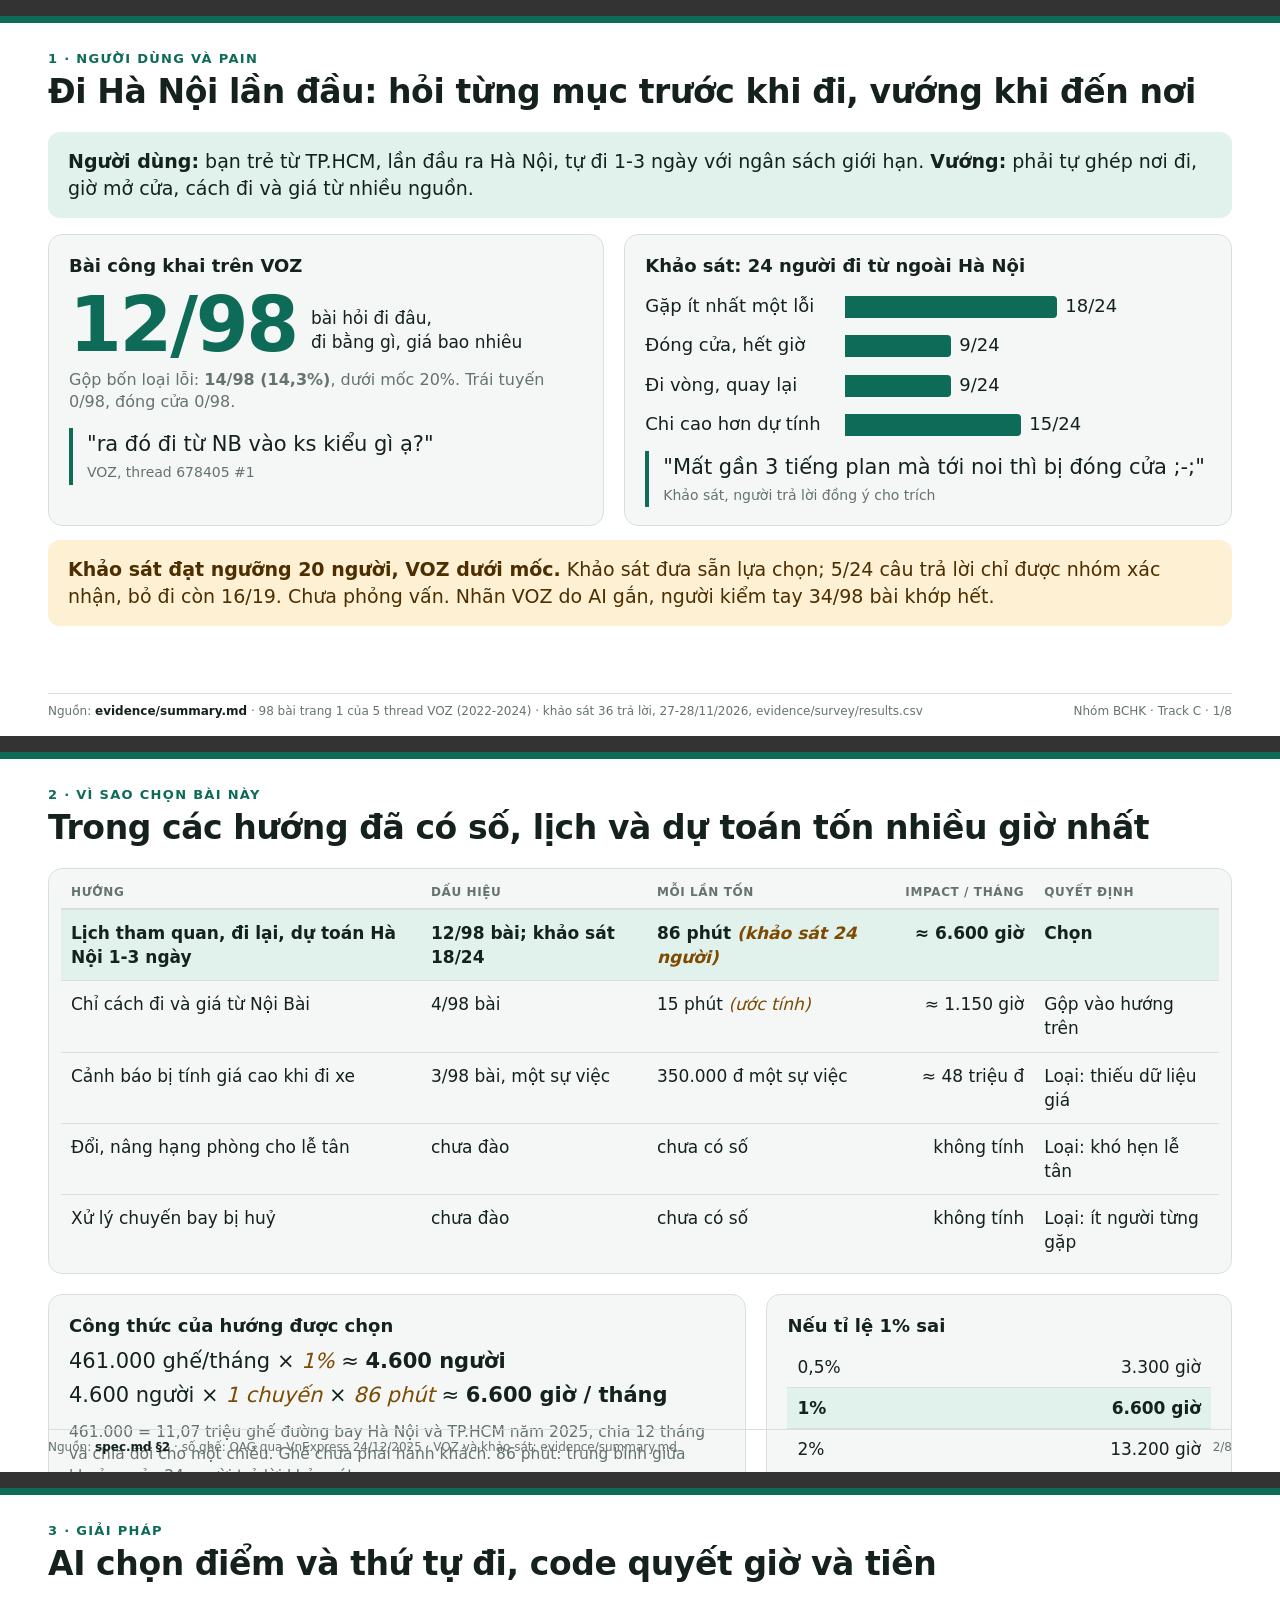
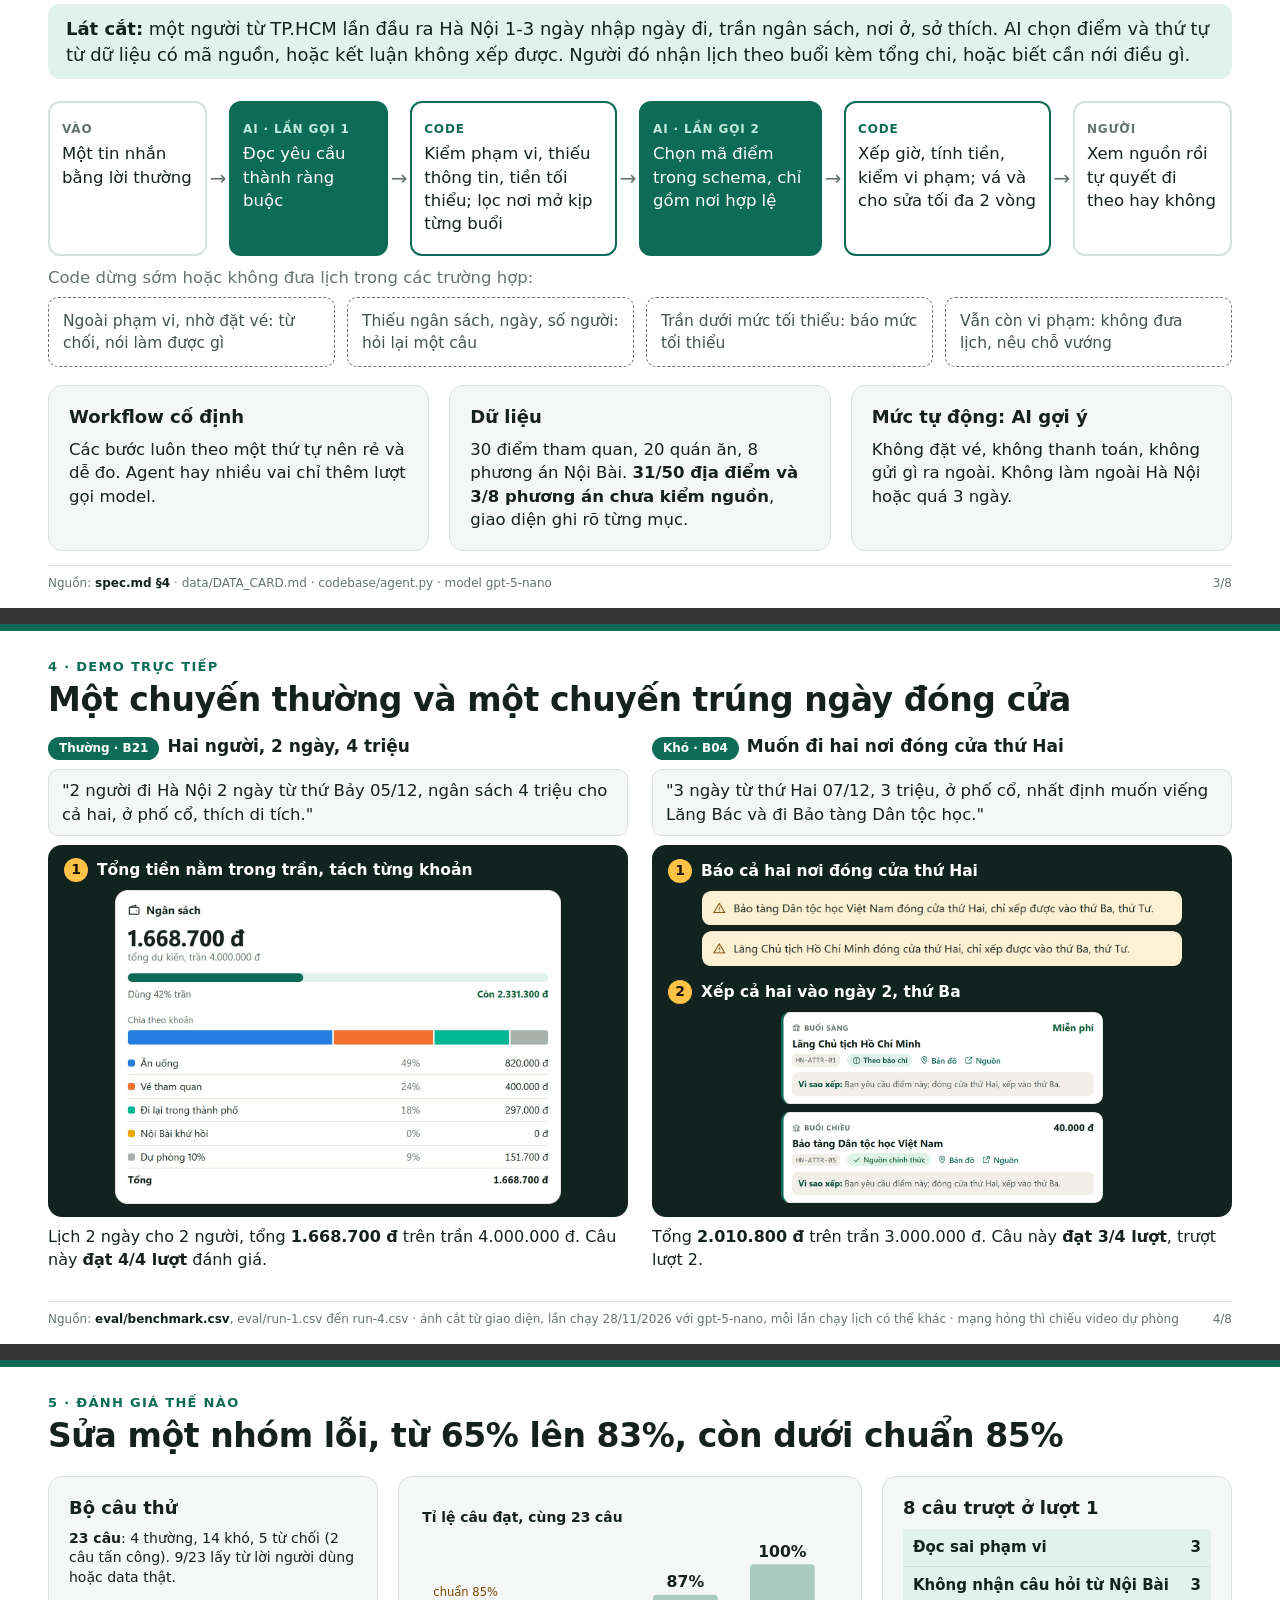
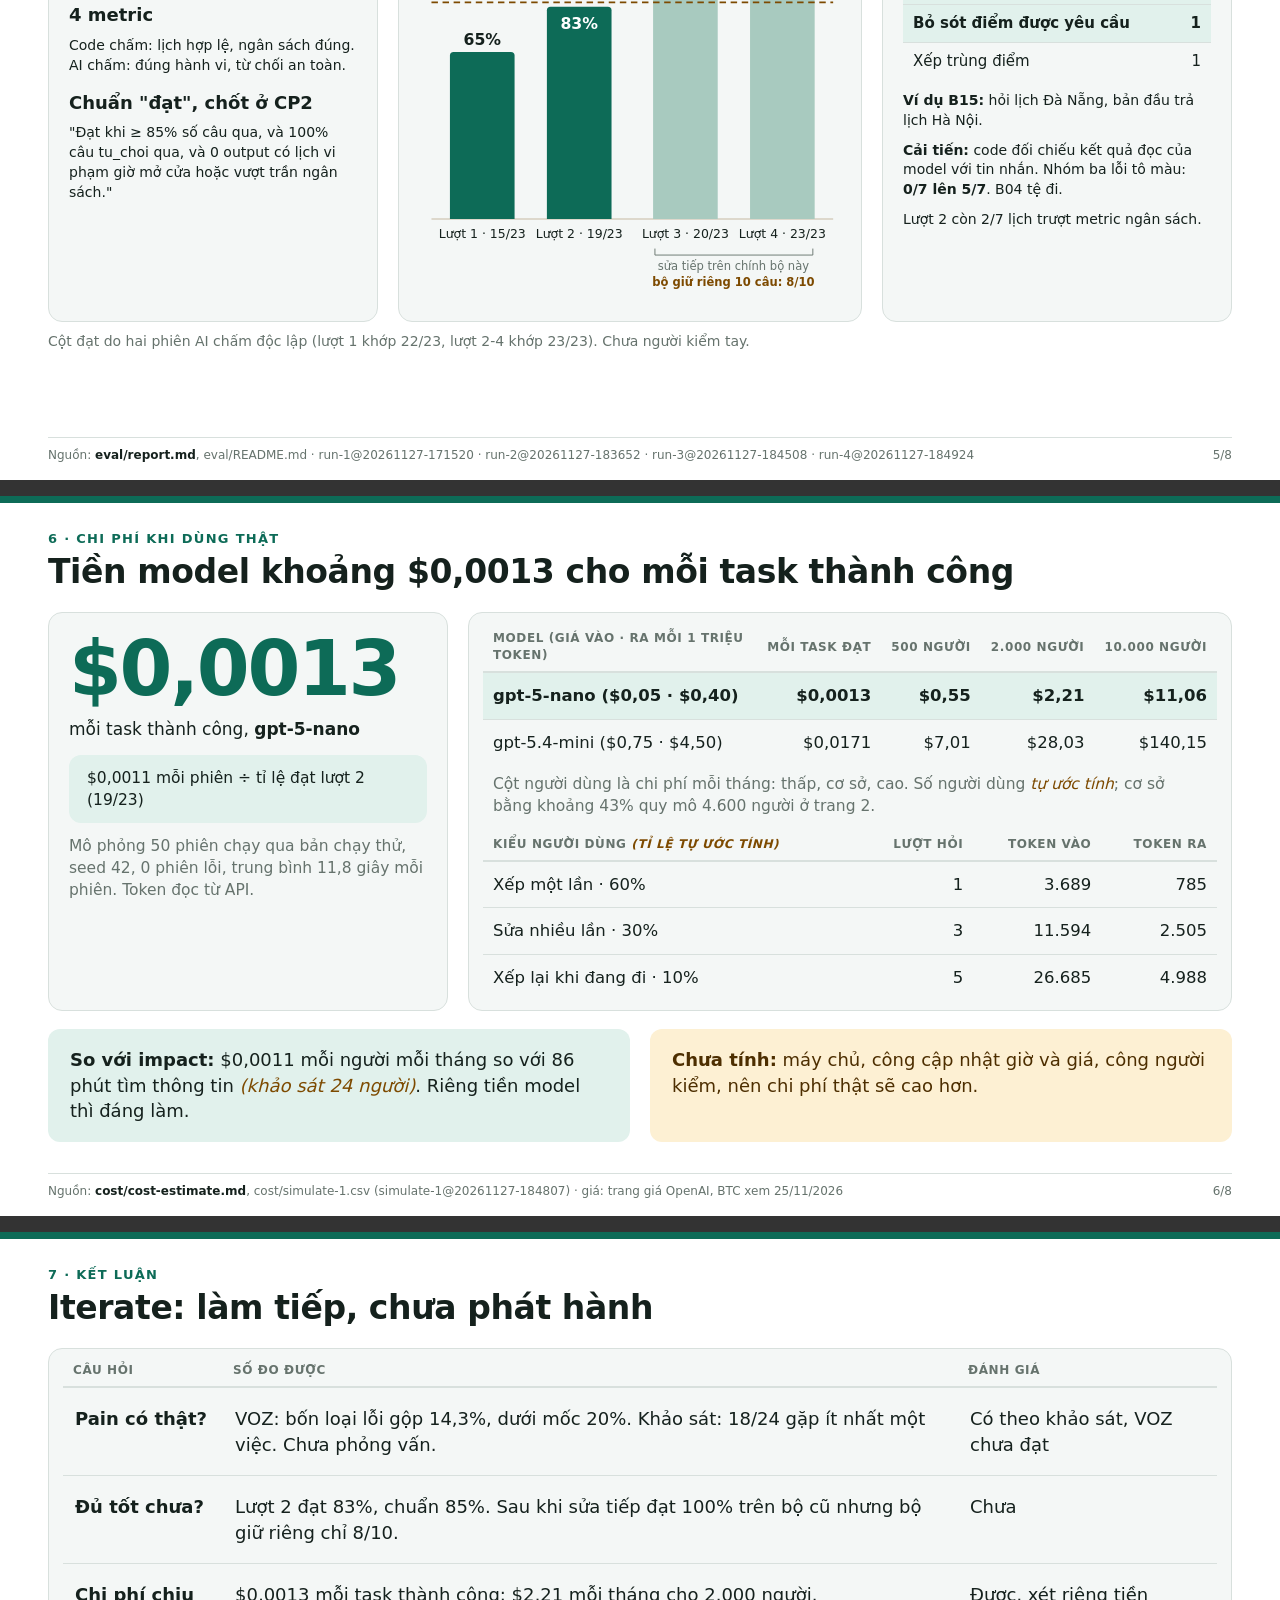
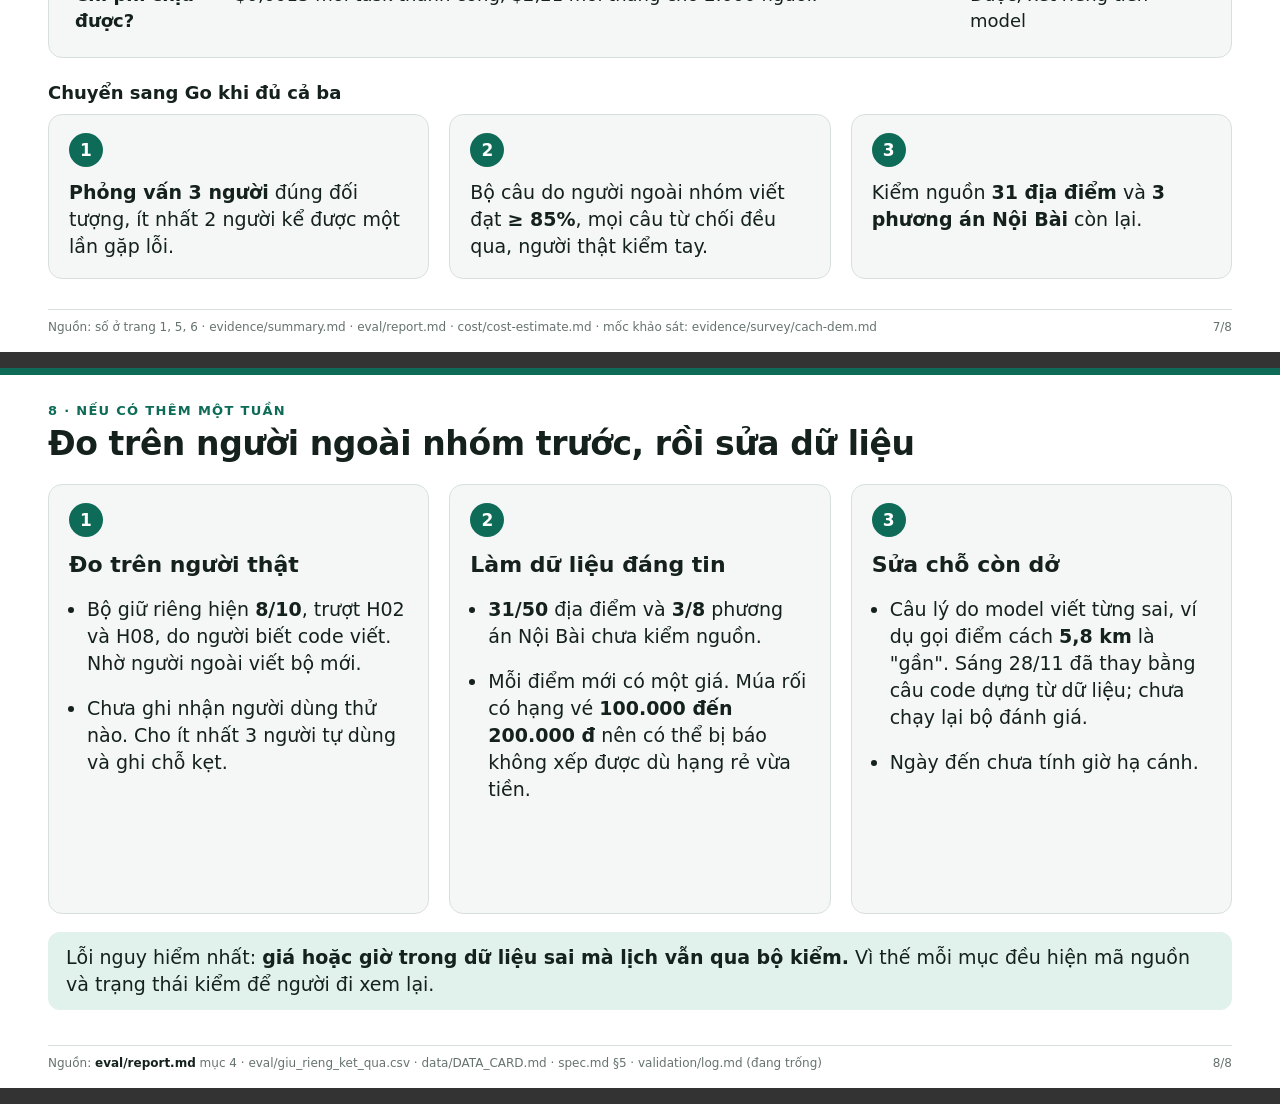
<file: slides/demo-slides.html>
<!doctype html>
<html lang="vi">
<head>
<meta charset="utf-8">
<title>Hà Nội trong ngân sách · Nhóm BCHK</title>
<style>
  @page { size: 1280px 720px; margin: 0; }
  :root { --bg: #ffffff; --panel: #f4f7f6; --dark: #10231e; --ink: #15211d; --ink2: #44534d; --muted: #66736d; --line: #d8e0dd; --brand: #0d6b57; --soft: #e1f1ec; --warn: #7d4a00; --warnbg: #fdf0d3; --faded: #a8cabf; }
  * { box-sizing: border-box; margin: 0; padding: 0; -webkit-print-color-adjust: exact; print-color-adjust: exact; }
  body { background: #333; font: 17px/1.42 "Segoe UI", system-ui, sans-serif; color: var(--ink); }
  .slide { width: 1280px; height: 720px; position: relative; overflow: hidden; background: var(--bg); padding: 34px 48px 0; page-break-after: always; break-after: page; }
  .slide:last-child { page-break-after: auto; break-after: auto; }
  @media screen { .slide { margin: 16px auto; } }
  .slide::before { content: ""; position: absolute; left: 0; right: 0; top: 0; height: 7px; background: var(--brand); }
  .kicker { font-size: 13px; font-weight: 700; letter-spacing: .1em; text-transform: uppercase; color: var(--brand); }
  h1 { font-size: 33px; line-height: 1.2; letter-spacing: -.012em; margin: 4px 0 20px; }
  h2 { font-size: 18px; margin-bottom: 8px; }
  .foot { position: absolute; left: 48px; right: 48px; bottom: 16px; display: flex; justify-content: space-between; gap: 20px; border-top: 1px solid var(--line); padding-top: 9px; font-size: 12px; color: var(--muted); }
  .foot b { color: var(--ink); }
  .card { background: var(--panel); border: 1px solid var(--line); border-radius: 14px; padding: 18px 20px; }
  .row { display: flex; gap: 20px; align-items: stretch; }
  .muted { color: var(--muted); }
  .small { font-size: 14px; }
  .est { color: var(--warn); font-style: italic; }
  .big { font-size: 76px; font-weight: 800; letter-spacing: -.03em; line-height: 1; color: var(--brand); }
  .note { background: var(--warnbg); color: #4d2e00; border-radius: 12px; padding: 12px 18px; font-size: 15.5px; }
  .soft { background: var(--soft); border-radius: 12px; padding: 12px 18px; }
  table { width: 100%; border-collapse: collapse; font-size: 15px; }
  th { text-align: left; font-size: 12px; text-transform: uppercase; letter-spacing: .05em; color: var(--muted); padding: 7px 10px; border-bottom: 2px solid var(--line); }
  td { padding: 8px 10px; border-bottom: 1px solid var(--line); vertical-align: top; }
  tr:last-child td { border-bottom: 0; }
  tr.pick td { background: var(--soft); font-weight: 600; }
  .num { text-align: right; white-space: nowrap; font-variant-numeric: tabular-nums; }
  /* trang 1 */
  .bars div { display: grid; grid-template-columns: 190px 1fr; align-items: center; gap: 10px; margin: 9px 0; font-size: 15px; }
  .bars i { display: inline-block; height: 18px; border-radius: 0 4px 4px 0; background: var(--brand); vertical-align: middle; margin-right: 8px; }
  blockquote { border-left: 4px solid var(--brand); padding: 2px 0 2px 14px; margin-bottom: 16px; font-size: 17px; }
  blockquote cite { display: block; font-style: normal; font-size: 12.5px; color: var(--muted); margin-top: 3px; }
  /* trang 3 */
  .flow { display: grid; grid-template-columns: 1fr 22px 1fr 22px 1.3fr 22px 1.15fr 22px 1.3fr 22px 1fr; align-items: stretch; margin: 6px 0 10px; }
  .node { border-radius: 12px; padding: 12px 12px; font-size: 14.5px; background: #fff; border: 2px solid var(--line); }
  .node b { display: block; font-size: 12px; letter-spacing: .07em; text-transform: uppercase; margin-bottom: 4px; color: var(--muted); }
  .node.ai { background: var(--brand); border-color: var(--brand); color: #fff; }
  .node.ai b { color: #bfe8dc; }
  .node.code { border-color: var(--brand); }
  .node.code b { color: var(--brand); }
  .arrow { align-self: center; text-align: center; color: var(--muted); font-size: 20px; }
  .exits { display: grid; grid-template-columns: repeat(4, 1fr); gap: 12px; margin-bottom: 18px; }
  .exits div { border: 1px dashed var(--muted); border-radius: 10px; padding: 8px 12px; font-size: 14px; color: var(--ink2); }
  /* trang 4 */
  .case { flex: 1; display: flex; flex-direction: column; gap: 10px; }
  .tag { display: inline-block; font-size: 12px; font-weight: 700; border-radius: 999px; padding: 3px 11px; background: var(--brand); color: #fff; margin-right: 8px; }
  .input { font-size: 15px; background: var(--panel); border: 1px solid var(--line); border-radius: 10px; padding: 9px 13px; min-height: 64px; }
  .shot { height: 372px; background: var(--dark); border-radius: 14px; padding: 12px 16px; display: flex; flex-direction: column; align-items: center; justify-content: center; gap: 8px; }
  .shot img { display: block; border-radius: 8px; max-width: 100%; }
  .mark { align-self: flex-start; display: flex; align-items: center; gap: 9px; color: #fff; font-size: 15.5px; font-weight: 600; }
  .mark i { display: grid; place-items: center; width: 24px; height: 24px; border-radius: 50%; background: #ffc247; color: #1d1400; font-style: normal; font-weight: 800; font-size: 14px; }
  /* trang 6, 7, 8 */
  .verdict td { padding: 13px 12px; font-size: 16px; }
  .verdict td:first-child { width: 160px; font-weight: 700; }
  .step { flex: 1; }
  .step .n { display: grid; place-items: center; width: 34px; height: 34px; border-radius: 50%; background: var(--brand); color: #fff; font-weight: 800; margin-bottom: 12px; }
  .step ul { padding-left: 18px; }
  .step li { margin-bottom: 10px; font-size: 16px; }
  /* cỡ chữ theo trang */
  .s1 .soft, .s1 .note { font-size: 19px; padding: 16px 20px; }
  .s1 .bars div { font-size: 18px; margin: 14px 0; }
  .s1 .bars i { height: 22px; }
  .s1 blockquote { font-size: 21px; margin-bottom: 24px; }
  .s1 blockquote cite { font-size: 14px; }
  .s1 .small { font-size: 16px; }
  .s2 table { font-size: 17px; }
  .s2 .verdictless td { padding: 11px 10px; }
  .s2 .small { font-size: 15.5px; }
  .s3 .node { font-size: 16.5px; padding: 18px 12px; }
  .s3 .exits div { font-size: 15.5px; padding: 12px 14px; }
  .s3 .small { font-size: 16.5px; }
  .s3 .soft { font-size: 18px; }
  .s4 h1 { margin-bottom: 14px; }
  .s4 .input { font-size: 16.5px; min-height: 66px; }
  .s4 .case { gap: 9px; }
  .s4 .small { font-size: 16px; }
  .s6 table { font-size: 16.5px; }
  .s6 td { padding: 11px 10px; }
  .s6 .row > p { font-size: 18px; padding: 18px 22px; }
  .s6 .card .small { font-size: 15.5px; }
  .s7 .verdict td { font-size: 18px; padding: 18px 12px; }
  .s7 .step p { font-size: 19px; }
  .s8 .step li { font-size: 19px; margin-bottom: 18px; }
  .s8 .step h2 { font-size: 22px; margin-bottom: 16px; }
  .s8 .soft { font-size: 19px; }
</style>
</head>
<body>

<!-- 1 -->
<section class="slide s1">
  <p class="kicker">1 · Người dùng và pain</p>
  <h1>Đi Hà Nội lần đầu: hỏi từng mục trước khi đi, vướng khi đến nơi</h1>
  <div class="soft" style="margin-bottom:16px"><b>Người dùng:</b> bạn trẻ từ TP.HCM, lần đầu ra Hà Nội, tự đi 1-3 ngày với ngân sách giới hạn. <b>Vướng:</b> phải tự ghép nơi đi, giờ mở cửa, cách đi và giá từ nhiều nguồn.</div>
  <div class="row">
    <div class="card" style="flex:1">
      <h2>Bài công khai trên VOZ</h2>
      <div class="row" style="align-items:flex-end;gap:14px;margin-bottom:6px"><span class="big">12/98</span><span style="font-size:17px;padding-bottom:8px">bài hỏi đi đâu,<br>đi bằng gì, giá bao nhiêu</span></div>
      <p class="small muted">Gộp bốn loại lỗi: <b>14/98 (14,3%)</b>, dưới mốc 20%. Trái tuyến 0/98, đóng cửa 0/98.</p>
      <blockquote style="margin:14px 0 0">"ra đó đi từ NB vào ks kiểu gì ạ?"<cite>VOZ, thread 678405 #1</cite></blockquote>
    </div>
    <div class="card" style="flex:1.1">
      <h2>Khảo sát: 24 người đi từ ngoài Hà Nội</h2>
      <div class="bars">
        <div><span>Gặp ít nhất một lỗi</span><span><i style="width:212px"></i>18/24</span></div>
        <div><span>Đóng cửa, hết giờ</span><span><i style="width:106px"></i>9/24</span></div>
        <div><span>Đi vòng, quay lại</span><span><i style="width:106px"></i>9/24</span></div>
        <div><span>Chi cao hơn dự tính</span><span><i style="width:176px"></i>15/24</span></div>
      </div>
      <blockquote style="margin:10px 0 0">"Mất gần 3 tiếng plan mà tới noi thì bị đóng cửa ;-;"<cite>Khảo sát, người trả lời đồng ý cho trích</cite></blockquote>
    </div>
  </div>
  <p class="note" style="margin-top:14px"><b>Khảo sát đạt ngưỡng 20 người, VOZ dưới mốc.</b> Khảo sát đưa sẵn lựa chọn; 5/24 câu trả lời chỉ được nhóm xác nhận, bỏ đi còn 16/19. Chưa phỏng vấn. Nhãn VOZ do AI gắn, người kiểm tay 34/98 bài khớp hết.</p>
  <div class="foot"><span>Nguồn: <b>evidence/summary.md</b> · 98 bài trang 1 của 5 thread VOZ (2022-2024) · khảo sát 36 trả lời, 27-28/11/2026, evidence/survey/results.csv</span><span>Nhóm BCHK · Track C · 1/8</span></div>
</section>

<!-- 2 -->
<section class="slide s2">
  <p class="kicker">2 · Vì sao chọn bài này</p>
  <h1>Trong các hướng đã có số, lịch và dự toán tốn nhiều giờ nhất</h1>
  <div class="card" style="padding:8px 12px;margin-bottom:20px">
    <table class="verdictless">
      <tr><th style="width:360px">Hướng</th><th>Dấu hiệu</th><th>Mỗi lần tốn</th><th class="num">Impact / tháng</th><th>Quyết định</th></tr>
      <tr class="pick"><td>Lịch tham quan, đi lại, dự toán Hà Nội 1-3 ngày</td><td>12/98 bài; khảo sát 18/24</td><td>86 phút <span class="est">(khảo sát 24 người)</span></td><td class="num">≈ 6.600 giờ</td><td>Chọn</td></tr>
      <tr><td>Chỉ cách đi và giá từ Nội Bài</td><td>4/98 bài</td><td>15 phút <span class="est">(ước tính)</span></td><td class="num">≈ 1.150 giờ</td><td>Gộp vào hướng trên</td></tr>
      <tr><td>Cảnh báo bị tính giá cao khi đi xe</td><td>3/98 bài, một sự việc</td><td>350.000 đ một sự việc</td><td class="num">≈ 48 triệu đ</td><td>Loại: thiếu dữ liệu giá</td></tr>
      <tr><td>Đổi, nâng hạng phòng cho lễ tân</td><td>chưa đào</td><td>chưa có số</td><td class="num">không tính</td><td>Loại: khó hẹn lễ tân</td></tr>
      <tr><td>Xử lý chuyến bay bị huỷ</td><td>chưa đào</td><td>chưa có số</td><td class="num">không tính</td><td>Loại: ít người từng gặp</td></tr>
    </table>
  </div>
  <div class="row">
    <div class="card" style="flex:1.55">
      <h2>Công thức của hướng được chọn</h2>
      <p style="font-size:21px">461.000 ghế/tháng × <span class="est">1%</span> ≈ <b>4.600 người</b></p>
      <p style="font-size:21px;margin-top:4px">4.600 người × <span class="est">1 chuyến</span> × <span class="est">86 phút</span> ≈ <b>6.600 giờ / tháng</b></p>
      <p class="small muted" style="margin-top:10px">461.000 = 11,07 triệu ghế đường bay Hà Nội và TP.HCM năm 2025, chia 12 tháng và chia đôi cho một chiều. Ghế chưa phải hành khách. 86 phút: trung bình giữa khoảng của 24 người trả lời khảo sát.</p>
    </div>
    <div class="card" style="flex:1">
      <h2>Nếu tỉ lệ 1% sai</h2>
      <table><tr><td>0,5%</td><td class="num">3.300 giờ</td></tr><tr class="pick"><td>1%</td><td class="num">6.600 giờ</td></tr><tr><td>2%</td><td class="num">13.200 giờ</td></tr></table>
      <p class="small muted" style="margin-top:8px">Chữ nghiêng màu nâu: số ước tính hoặc mẫu nhỏ.</p>
    </div>
  </div>
  <div class="foot"><span>Nguồn: <b>spec.md §2</b> · số ghế: OAG qua VnExpress 24/12/2025 · VOZ và khảo sát: evidence/summary.md</span><span>2/8</span></div>
</section>

<!-- 3 -->
<section class="slide s3">
  <p class="kicker">3 · Giải pháp</p>
  <h1>AI chọn điểm và thứ tự đi, code quyết giờ và tiền</h1>
  <p class="soft" style="margin-bottom:22px"><b>Lát cắt:</b> một người từ TP.HCM lần đầu ra Hà Nội 1-3 ngày nhập ngày đi, trần ngân sách, nơi ở, sở thích. AI chọn điểm và thứ tự từ dữ liệu có mã nguồn, hoặc kết luận không xếp được. Người đó nhận lịch theo buổi kèm tổng chi, hoặc biết cần nới điều gì.</p>
  <div class="flow">
    <div class="node"><b>Vào</b>Một tin nhắn bằng lời thường</div><div class="arrow">→</div>
    <div class="node ai"><b>AI · lần gọi 1</b>Đọc yêu cầu thành ràng buộc</div><div class="arrow">→</div>
    <div class="node code"><b>Code</b>Kiểm phạm vi, thiếu thông tin, tiền tối thiểu; lọc nơi mở kịp từng buổi</div><div class="arrow">→</div>
    <div class="node ai"><b>AI · lần gọi 2</b>Chọn mã điểm trong schema, chỉ gồm nơi hợp lệ</div><div class="arrow">→</div>
    <div class="node code"><b>Code</b>Xếp giờ, tính tiền, kiểm vi phạm; vá và cho sửa tối đa 2 vòng</div><div class="arrow">→</div>
    <div class="node"><b>Người</b>Xem nguồn rồi tự quyết đi theo hay không</div>
  </div>
  <p class="small muted" style="margin-bottom:8px">Code dừng sớm hoặc không đưa lịch trong các trường hợp:</p>
  <div class="exits">
    <div>Ngoài phạm vi, nhờ đặt vé: từ chối, nói làm được gì</div>
    <div>Thiếu ngân sách, ngày, số người: hỏi lại một câu</div>
    <div>Trần dưới mức tối thiểu: báo mức tối thiểu</div>
    <div>Vẫn còn vi phạm: không đưa lịch, nêu chỗ vướng</div>
  </div>
  <div class="row">
    <div class="card step"><h2>Workflow cố định</h2><p class="small">Các bước luôn theo một thứ tự nên rẻ và dễ đo. Agent hay nhiều vai chỉ thêm lượt gọi model.</p></div>
    <div class="card step"><h2>Dữ liệu</h2><p class="small">30 điểm tham quan, 20 quán ăn, 8 phương án Nội Bài. <b>31/50 địa điểm và 3/8 phương án chưa kiểm nguồn</b>, giao diện ghi rõ từng mục.</p></div>
    <div class="card step"><h2>Mức tự động: AI gợi ý</h2><p class="small">Không đặt vé, không thanh toán, không gửi gì ra ngoài. Không làm ngoài Hà Nội hoặc quá 3 ngày.</p></div>
  </div>
  <div class="foot"><span>Nguồn: <b>spec.md §4</b> · data/DATA_CARD.md · codebase/agent.py · model gpt-5-nano</span><span>3/8</span></div>
</section>

<!-- 4 -->
<section class="slide s4">
  <p class="kicker">4 · Demo trực tiếp</p>
  <h1>Một chuyến thường và một chuyến trúng ngày đóng cửa</h1>
  <div class="row" style="gap:24px">
    <div class="case">
      <p><span class="tag">Thường · B21</span><b>Hai người, 2 ngày, 4 triệu</b></p>
      <p class="input">"2 người đi Hà Nội 2 ngày từ thứ Bảy 05/12, ngân sách 4 triệu cho cả hai, ở phố cổ, thích di tích."</p>
      <div class="shot">
        <p class="mark"><i>1</i>Tổng tiền nằm trong trần, tách từng khoản</p>
        <img src="img/B21-ngansach.jpg" style="width:446px" alt="Ngân sách: tổng 1.668.700 đồng trên trần 4.000.000 đồng, còn 2.285.100 đồng">
      </div>
      <p class="small">Lịch 2 ngày cho 2 người, tổng <b>1.668.700 đ</b> trên trần 4.000.000 đ. Câu này <b>đạt 4/4 lượt</b> đánh giá.</p>
    </div>
    <div class="case">
      <p><span class="tag">Khó · B04</span><b>Muốn đi hai nơi đóng cửa thứ Hai</b></p>
      <p class="input">"3 ngày từ thứ Hai 07/12, 3 triệu, ở phố cổ, nhất định muốn viếng Lăng Bác và đi Bảo tàng Dân tộc học."</p>
      <div class="shot">
        <p class="mark"><i>1</i>Báo cả hai nơi đóng cửa thứ Hai</p>
        <img src="img/B04-canhbao.jpg" style="width:480px" alt="Cảnh báo Lăng Bác và Bảo tàng Dân tộc học đóng cửa thứ Hai">
        <p class="mark" style="margin-top:6px"><i>2</i>Xếp cả hai vào ngày 2, thứ Ba</p>
        <img src="img/B04-lang.jpg" style="width:322px" alt="Ngày 2 buổi sáng: Lăng Chủ tịch Hồ Chí Minh">
        <img src="img/B04-baotang.jpg" style="width:322px" alt="Ngày 2 buổi chiều: Bảo tàng Dân tộc học Việt Nam">
      </div>
      <p class="small">Tổng <b>2.010.800 đ</b> trên trần 3.000.000 đ. Câu này <b>đạt 3/4 lượt</b>, trượt lượt 2.</p>
    </div>
  </div>
  <div class="foot"><span>Nguồn: <b>eval/benchmark.csv</b>, eval/run-1.csv đến run-4.csv · ảnh cắt từ giao diện, lần chạy 28/11/2026 với gpt-5-nano, mỗi lần chạy lịch có thể khác · mạng hỏng thì chiếu video dự phòng</span><span>4/8</span></div>
</section>

<!-- 5 -->
<section class="slide s5">
  <p class="kicker">5 · Đánh giá thế nào</p>
  <h1>Sửa một nhóm lỗi, từ 65% lên 83%, còn dưới chuẩn 85%</h1>
  <div class="row" style="height:446px">
    <div class="card" style="width:330px">
      <h2>Bộ câu thử</h2>
      <p class="small"><b>23 câu</b>: 4 thường, 14 khó, 5 từ chối (2 câu tấn công). 9/23 lấy từ lời người dùng hoặc data thật.</p>
      <h2 style="margin-top:14px">4 metric</h2>
      <p class="small">Code chấm: lịch hợp lệ, ngân sách đúng.<br>AI chấm: đúng hành vi, từ chối an toàn.</p>
      <h2 style="margin-top:14px">Chuẩn "đạt", chốt ở CP2</h2>
      <p class="small">"Đạt khi ≥ 85% số câu qua, và 100% câu tu_choi qua, và 0 output có lịch vi phạm giờ mở cửa hoặc vượt trần ngân sách."</p>
    </div>
    <div class="card" style="flex:1;padding:12px 14px">
      <svg viewBox="0 0 470 420" width="100%" height="100%" role="img" aria-label="Tỉ lệ đạt: lượt 1 65 phần trăm, lượt 2 83, lượt 3 87, lượt 4 100; chuẩn đạt 85">
        <text x="10" y="18" font-size="15" font-weight="700" fill="#15211d">Tỉ lệ câu đạt, cùng 23 câu</text>
        <line x1="20" y1="340" x2="455" y2="340" stroke="#ddd8cc" stroke-width="2"/>
        <path d="M40 340V163q0-4 4-4h62q4 0 4 4v177z" fill="#0d6b57"/>
        <path d="M145 340V114q0-4 4-4h62q4 0 4 4v226z" fill="#0d6b57"/>
        <path d="M260 340V101q0-4 4-4h62q4 0 4 4v239z" fill="#a8cabf"/>
        <path d="M365 340V68q0-4 4-4h62q4 0 4 4v272z" fill="#a8cabf"/>
        <line x1="20" y1="105.4" x2="455" y2="105.4" stroke="#7d4a00" stroke-width="2" stroke-dasharray="7 5"/>
        <text x="22" y="99" font-size="12.5" fill="#7d4a00">chuẩn 85%</text>
        <g font-size="17" font-weight="800" fill="#15211d" text-anchor="middle">
          <text x="75" y="151">65%</text><text x="180" y="134" fill="#ffffff">83%</text><text x="295" y="89">87%</text><text x="400" y="56">100%</text>
        </g>
        <g font-size="13.5" fill="#15211d" text-anchor="middle">
          <text x="75" y="360">Lượt 1 · 15/23</text><text x="180" y="360">Lượt 2 · 19/23</text><text x="295" y="360">Lượt 3 · 20/23</text><text x="400" y="360">Lượt 4 · 23/23</text>
        </g>
        <path d="M262 372v7h171v-7" fill="none" stroke="#66736d"/>
        <text x="347" y="395" font-size="12.5" fill="#66736d" text-anchor="middle">sửa tiếp trên chính bộ này</text>
        <text x="347" y="412" font-size="12.5" font-weight="700" fill="#7d4a00" text-anchor="middle">bộ giữ riêng 10 câu: 8/10</text>
      </svg>
    </div>
    <div class="card" style="width:350px">
      <h2>8 câu trượt ở lượt 1</h2>
      <table>
        <tr class="pick"><td>Đọc sai phạm vi</td><td class="num">3</td></tr>
        <tr class="pick"><td>Không nhận câu hỏi từ Nội Bài</td><td class="num">3</td></tr>
        <tr class="pick"><td>Bỏ sót điểm được yêu cầu</td><td class="num">1</td></tr>
        <tr><td>Xếp trùng điểm</td><td class="num">1</td></tr>
      </table>
      <p class="small" style="margin-top:10px"><b>Ví dụ B15:</b> hỏi lịch Đà Nẵng, bản đầu trả lịch Hà Nội.</p>
      <p class="small" style="margin-top:10px"><b>Cải tiến:</b> code đối chiếu kết quả đọc của model với tin nhắn. Nhóm ba lỗi tô màu: <b>0/7 lên 5/7</b>. B04 tệ đi.</p>
      <p class="small" style="margin-top:10px">Lượt 2 còn 2/7 lịch trượt metric ngân sách.</p>
    </div>
  </div>
  <p class="small muted" style="margin-top:10px">Cột đạt do hai phiên AI chấm độc lập (lượt 1 khớp 22/23, lượt 2-4 khớp 23/23). Chưa người kiểm tay.</p>
  <div class="foot"><span>Nguồn: <b>eval/report.md</b>, eval/README.md · run-1@20261127-171520 · run-2@20261127-183652 · run-3@20261127-184508 · run-4@20261127-184924</span><span>5/8</span></div>
</section>

<!-- 6 -->
<section class="slide s6">
  <p class="kicker">6 · Chi phí khi dùng thật</p>
  <h1>Tiền model khoảng $0,0013 cho mỗi task thành công</h1>
  <div class="row" style="margin-bottom:18px">
    <div class="card" style="width:400px">
      <span class="big">$0,0013</span>
      <p style="margin-top:10px">mỗi task thành công, <b>gpt-5-nano</b></p>
      <p class="soft small" style="margin-top:14px">$0,0011 mỗi phiên ÷ tỉ lệ đạt lượt 2 (19/23)</p>
      <p class="small muted" style="margin-top:12px">Mô phỏng 50 phiên chạy qua bản chạy thử, seed 42, 0 phiên lỗi, trung bình 11,8 giây mỗi phiên. Token đọc từ API.</p>
    </div>
    <div class="card" style="flex:1;padding:10px 14px">
      <table>
        <tr><th>Model (giá vào · ra mỗi 1 triệu token)</th><th class="num">Mỗi task đạt</th><th class="num">500 người</th><th class="num">2.000 người</th><th class="num">10.000 người</th></tr>
        <tr class="pick"><td>gpt-5-nano ($0,05 · $0,40)</td><td class="num">$0,0013</td><td class="num">$0,55</td><td class="num">$2,21</td><td class="num">$11,06</td></tr>
        <tr><td>gpt-5.4-mini ($0,75 · $4,50)</td><td class="num">$0,0171</td><td class="num">$7,01</td><td class="num">$28,03</td><td class="num">$140,15</td></tr>
      </table>
      <p class="small muted" style="margin:8px 10px 12px">Cột người dùng là chi phí mỗi tháng: thấp, cơ sở, cao. Số người dùng <span class="est">tự ước tính</span>; cơ sở bằng khoảng 43% quy mô 4.600 người ở trang 2.</p>
      <table>
        <tr><th>Kiểu người dùng <span class="est">(tỉ lệ tự ước tính)</span></th><th class="num">Lượt hỏi</th><th class="num">Token vào</th><th class="num">Token ra</th></tr>
        <tr><td>Xếp một lần · 60%</td><td class="num">1</td><td class="num">3.689</td><td class="num">785</td></tr>
        <tr><td>Sửa nhiều lần · 30%</td><td class="num">3</td><td class="num">11.594</td><td class="num">2.505</td></tr>
        <tr><td>Xếp lại khi đang đi · 10%</td><td class="num">5</td><td class="num">26.685</td><td class="num">4.988</td></tr>
      </table>
    </div>
  </div>
  <div class="row">
    <p class="soft" style="flex:1"><b>So với impact:</b> $0,0011 mỗi người mỗi tháng so với 86 phút tìm thông tin <span class="est">(khảo sát 24 người)</span>. Riêng tiền model thì đáng làm.</p>
    <p class="note" style="flex:1"><b>Chưa tính:</b> máy chủ, công cập nhật giờ và giá, công người kiểm, nên chi phí thật sẽ cao hơn.</p>
  </div>
  <div class="foot"><span>Nguồn: <b>cost/cost-estimate.md</b>, cost/simulate-1.csv (simulate-1@20261127-184807) · giá: trang giá OpenAI, BTC xem 25/11/2026</span><span>6/8</span></div>
</section>

<!-- 7 -->
<section class="slide s7">
  <p class="kicker">7 · Kết luận</p>
  <h1>Iterate: làm tiếp, chưa phát hành</h1>
  <div class="card" style="padding:6px 14px;margin-bottom:22px">
    <table class="verdict">
      <tr><th>Câu hỏi</th><th>Số đo được</th><th>Đánh giá</th></tr>
      <tr><td>Pain có thật?</td><td>VOZ: bốn loại lỗi gộp 14,3%, dưới mốc 20%. Khảo sát: 18/24 gặp ít nhất một việc. Chưa phỏng vấn.</td><td>Có theo khảo sát, VOZ chưa đạt</td></tr>
      <tr><td>Đủ tốt chưa?</td><td>Lượt 2 đạt 83%, chuẩn 85%. Sau khi sửa tiếp đạt 100% trên bộ cũ nhưng bộ giữ riêng chỉ 8/10.</td><td>Chưa</td></tr>
      <tr><td>Chi phí chịu được?</td><td>$0,0013 mỗi task thành công; $2,21 mỗi tháng cho 2.000 người.</td><td>Được, xét riêng tiền model</td></tr>
    </table>
  </div>
  <h2>Chuyển sang Go khi đủ cả ba</h2>
  <div class="row">
    <div class="card step"><div class="n">1</div><p><b>Phỏng vấn 3 người</b> đúng đối tượng, ít nhất 2 người kể được một lần gặp lỗi.</p></div>
    <div class="card step"><div class="n">2</div><p>Bộ câu do người ngoài nhóm viết đạt <b>≥ 85%</b>, mọi câu từ chối đều qua, người thật kiểm tay.</p></div>
    <div class="card step"><div class="n">3</div><p>Kiểm nguồn <b>31 địa điểm</b> và <b>3 phương án Nội Bài</b> còn lại.</p></div>
  </div>
  <div class="foot"><span>Nguồn: số ở trang 1, 5, 6 · evidence/summary.md · eval/report.md · cost/cost-estimate.md · mốc khảo sát: evidence/survey/cach-dem.md</span><span>7/8</span></div>
</section>

<!-- 8 -->
<section class="slide s8">
  <p class="kicker">8 · Nếu có thêm một tuần</p>
  <h1>Đo trên người ngoài nhóm trước, rồi sửa dữ liệu</h1>
  <div class="row" style="height:430px">
    <div class="card step"><div class="n">1</div><h2>Đo trên người thật</h2><ul>
      <li>Bộ giữ riêng hiện <b>8/10</b>, trượt H02 và H08, do người biết code viết. Nhờ người ngoài viết bộ mới.</li>
      <li>Chưa ghi nhận người dùng thử nào. Cho ít nhất 3 người tự dùng và ghi chỗ kẹt.</li></ul></div>
    <div class="card step"><div class="n">2</div><h2>Làm dữ liệu đáng tin</h2><ul>
      <li><b>31/50</b> địa điểm và <b>3/8</b> phương án Nội Bài chưa kiểm nguồn.</li>
      <li>Mỗi điểm mới có một giá. Múa rối có hạng vé <b>100.000 đến 200.000 đ</b> nên có thể bị báo không xếp được dù hạng rẻ vừa tiền.</li></ul></div>
    <div class="card step"><div class="n">3</div><h2>Sửa chỗ còn dở</h2><ul>
      <li>Câu lý do model viết từng sai, ví dụ gọi điểm cách <b>5,8 km</b> là "gần". Sáng 28/11 đã thay bằng câu code dựng từ dữ liệu; chưa chạy lại bộ đánh giá.</li>
      <li>Ngày đến chưa tính giờ hạ cánh.</li></ul></div>
  </div>
  <p class="soft" style="margin-top:18px">Lỗi nguy hiểm nhất: <b>giá hoặc giờ trong dữ liệu sai mà lịch vẫn qua bộ kiểm.</b> Vì thế mỗi mục đều hiện mã nguồn và trạng thái kiểm để người đi xem lại.</p>
  <div class="foot"><span>Nguồn: <b>eval/report.md</b> mục 4 · eval/giu_rieng_ket_qua.csv · data/DATA_CARD.md · spec.md §5 · validation/log.md (đang trống)</span><span>8/8</span></div>
</section>

</body>
</html>
</file>
